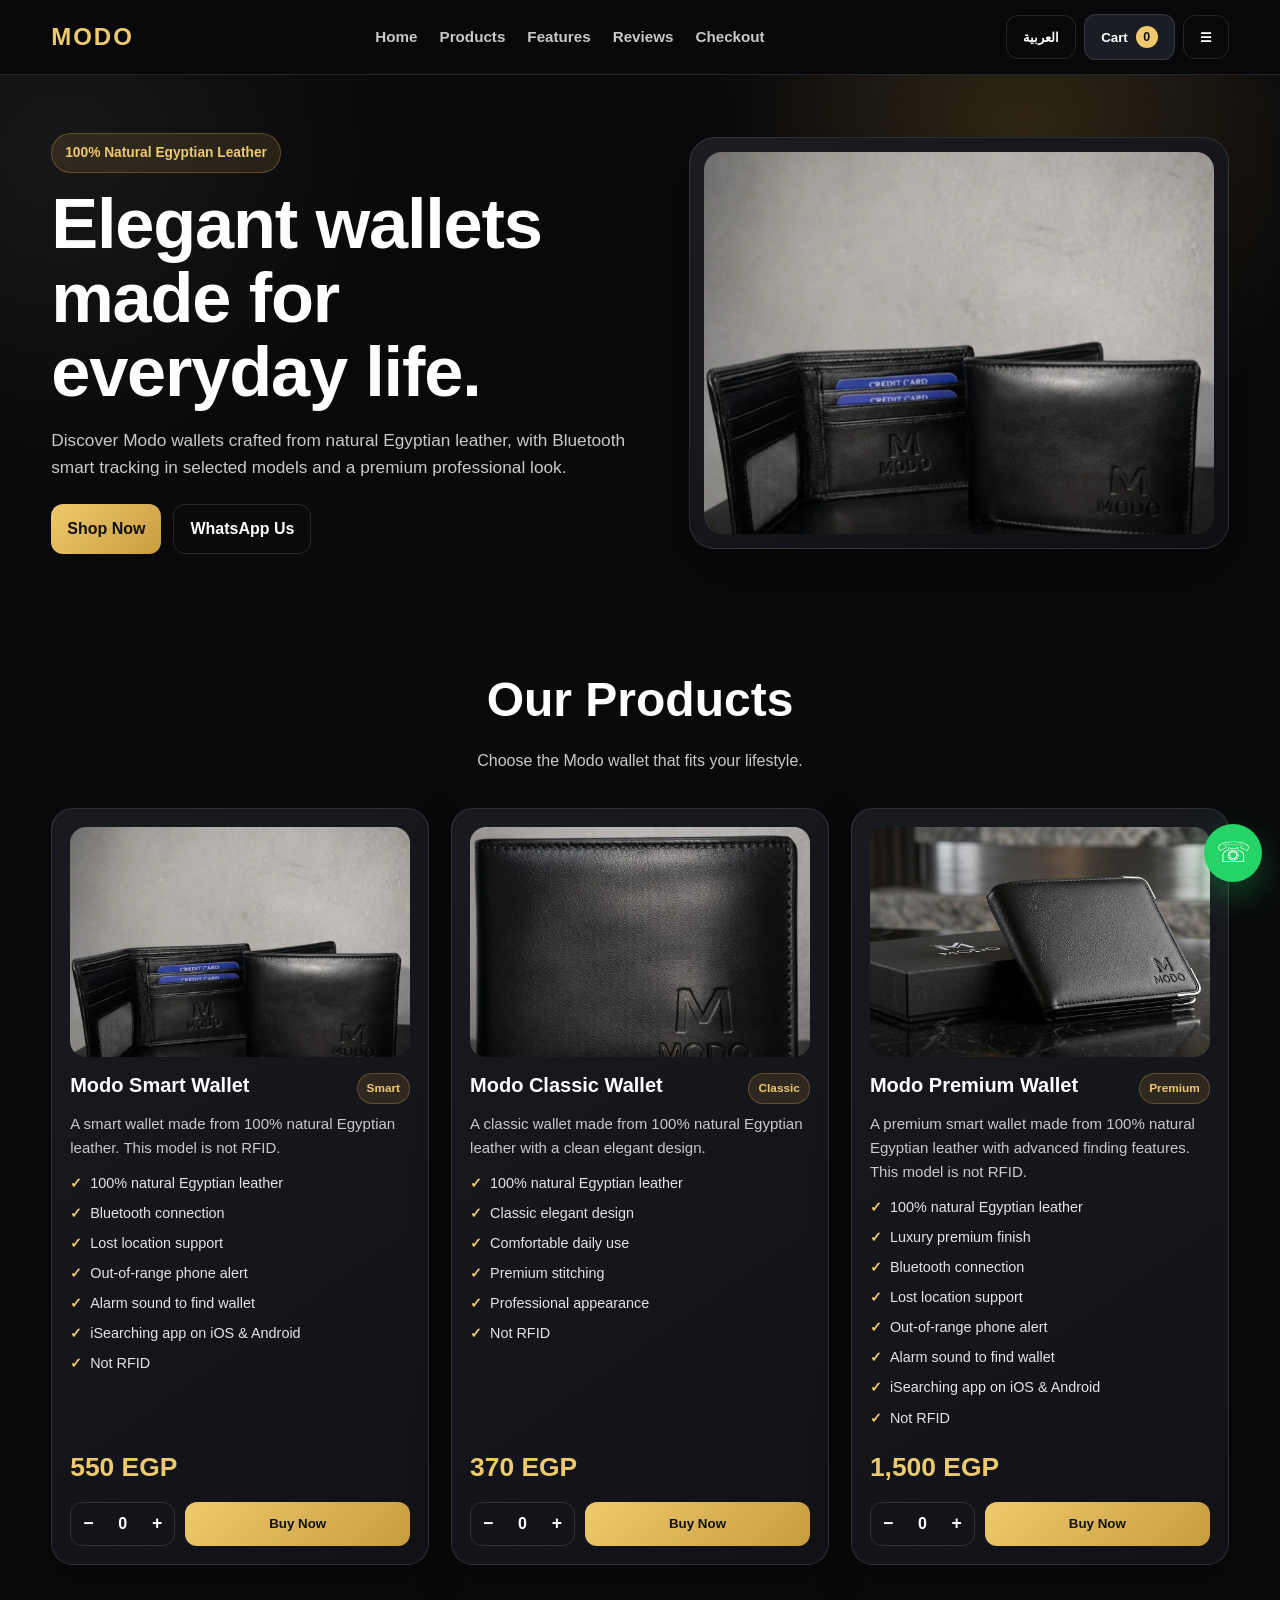
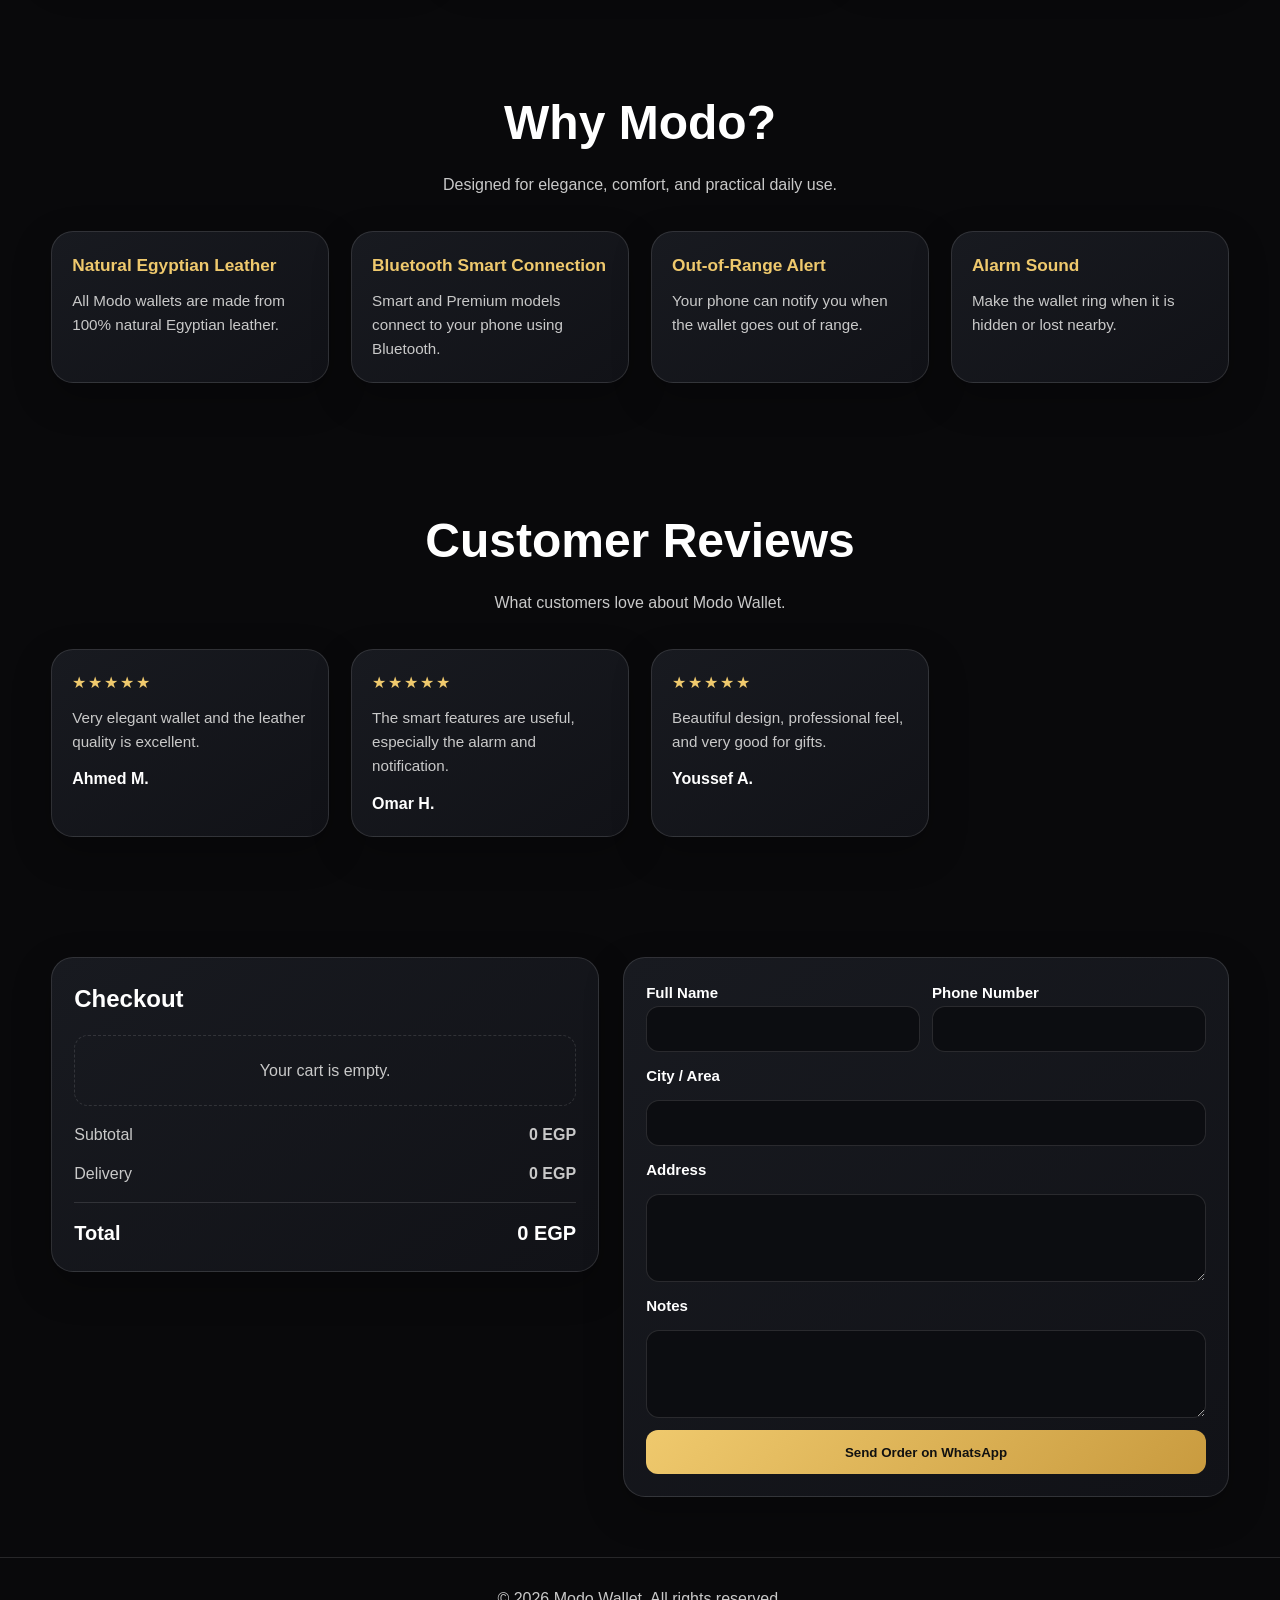
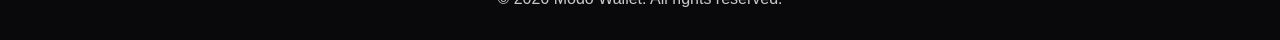
<file: index.html>
<!DOCTYPE html>
<html lang="en" dir="ltr">
<head>
  <meta charset="UTF-8" />
  <meta name="viewport" content="width=device-width, initial-scale=1.0" />
  <title>Modo Wallet | Smart, Classic & Premium</title>

  <style>
    * {
      margin: 0;
      padding: 0;
      box-sizing: border-box;
    }

    :root {
      --black: #09090b;
      --dark: #121317;
      --card: #181a20;
      --gold: #c99b3f;
      --gold-light: #efc96d;
      --white: #ffffff;
      --muted: #c9c9c9;
      --border: rgba(255, 255, 255, 0.12);
      --green: #25d366;
    }

    html {
      scroll-behavior: smooth;
    }

    body {
      font-family: Arial, Helvetica, sans-serif;
      background: var(--black);
      color: var(--white);
      line-height: 1.6;
      overflow-x: hidden;
    }

    html[dir="rtl"] body {
      font-family: Tahoma, Arial, sans-serif;
    }

    img {
      max-width: 100%;
      display: block;
    }

    a {
      color: inherit;
      text-decoration: none;
    }

    .container {
      width: min(1180px, 92%);
      margin: auto;
    }

    .header {
      position: sticky;
      top: 0;
      z-index: 1000;
      background: rgba(9, 9, 11, 0.92);
      backdrop-filter: blur(14px);
      border-bottom: 1px solid var(--border);
    }

    .nav {
      display: flex;
      align-items: center;
      justify-content: space-between;
      gap: 14px;
      padding: 14px 0;
    }

    .logo {
      font-size: 1.5rem;
      font-weight: 900;
      letter-spacing: 2px;
      color: var(--gold-light);
      white-space: nowrap;
    }

    .menu {
      display: flex;
      align-items: center;
      gap: 22px;
      color: var(--muted);
      font-weight: 700;
      font-size: 0.95rem;
    }

    .menu a:hover {
      color: var(--gold-light);
    }

    .nav-actions {
      display: flex;
      align-items: center;
      gap: 8px;
    }

    .mobile-menu-btn {
      display: none;
    }

    .btn {
      border: 0;
      outline: 0;
      cursor: pointer;
      min-height: 44px;
      padding: 11px 16px;
      border-radius: 12px;
      font-weight: 800;
      transition: 0.25s ease;
      display: inline-flex;
      justify-content: center;
      align-items: center;
      gap: 8px;
    }

    .btn:active {
      transform: scale(0.98);
    }

    .btn-gold {
      background: linear-gradient(135deg, var(--gold-light), var(--gold));
      color: #111;
    }

    .btn-outline {
      background: transparent;
      border: 1px solid var(--border);
      color: var(--white);
    }

    .cart-btn {
      background: #1b1d24;
      color: white;
      border: 1px solid var(--border);
    }

    .cart-count {
      background: var(--gold-light);
      color: #111;
      min-width: 22px;
      height: 22px;
      border-radius: 50px;
      display: inline-flex;
      align-items: center;
      justify-content: center;
      font-size: 0.78rem;
      font-weight: 900;
      transition: 0.25s ease;
    }

    .cart-btn.cart-pop {
      animation: cartShake 0.55s ease;
      border-color: rgba(239,201,109,0.8);
      box-shadow: 0 0 0 5px rgba(239,201,109,0.12);
    }

    .cart-count.count-pop {
      animation: countPop 0.45s ease;
    }

    @keyframes cartShake {
      0%, 100% { transform: translateX(0); }
      20% { transform: translateX(-4px); }
      40% { transform: translateX(4px); }
      60% { transform: translateX(-3px); }
      80% { transform: translateX(3px); }
    }

    @keyframes countPop {
      0% { transform: scale(1); }
      45% { transform: scale(1.55); }
      100% { transform: scale(1); }
    }

    .add-toast {
      position: fixed;
      left: 50%;
      bottom: 88px;
      transform: translateX(-50%) translateY(16px);
      z-index: 2500;
      background: rgba(20, 22, 27, 0.96);
      color: white;
      border: 1px solid rgba(239,201,109,0.42);
      border-radius: 999px;
      padding: 12px 18px;
      font-weight: 900;
      box-shadow: 0 16px 38px rgba(0,0,0,0.38);
      opacity: 0;
      pointer-events: none;
      transition: 0.28s ease;
      text-align: center;
      max-width: 92%;
    }

    .add-toast.show {
      opacity: 1;
      transform: translateX(-50%) translateY(0);
    }

    .fly-dot {
      position: fixed;
      width: 18px;
      height: 18px;
      border-radius: 50%;
      background: var(--gold-light);
      z-index: 3000;
      pointer-events: none;
      box-shadow: 0 0 22px rgba(239,201,109,0.75);
      transition: transform 0.75s cubic-bezier(.2,.85,.25,1), opacity 0.75s ease;
    }

    .product-card.added {
      animation: cardAdded 0.55s ease;
    }

    @keyframes cardAdded {
      0% { transform: scale(1); }
      45% { transform: scale(1.025); border-color: rgba(239,201,109,0.85); }
      100% { transform: scale(1); }
    }

    .hero {
      padding: 58px 0 48px;
      background:
        radial-gradient(circle at 80% 15%, rgba(201, 155, 63, 0.22), transparent 28%),
        radial-gradient(circle at 5% 15%, rgba(255,255,255,0.06), transparent 25%);
    }

    .hero-grid {
      display: grid;
      grid-template-columns: 1.05fr 0.95fr;
      align-items: center;
      gap: 42px;
    }

    .badge {
      display: inline-flex;
      background: rgba(201,155,63,0.14);
      color: var(--gold-light);
      border: 1px solid rgba(201,155,63,0.35);
      border-radius: 50px;
      padding: 8px 13px;
      font-size: 0.86rem;
      font-weight: 900;
      margin-bottom: 14px;
    }

    .hero h1 {
      font-size: clamp(2.25rem, 5.5vw, 4.6rem);
      line-height: 1.05;
      margin-bottom: 18px;
      letter-spacing: -1.2px;
    }

    html[dir="rtl"] .hero h1 {
      letter-spacing: 0;
      line-height: 1.15;
    }

    .hero p {
      font-size: 1.08rem;
      color: var(--muted);
      max-width: 650px;
      margin-bottom: 22px;
    }

    .hero-actions {
      display: flex;
      gap: 12px;
      flex-wrap: wrap;
    }

    .hero-image {
      background: linear-gradient(145deg, #1b1d23, #0e0f13);
      border: 1px solid var(--border);
      border-radius: 26px;
      padding: 14px;
      box-shadow: 0 22px 60px rgba(0,0,0,0.4);
    }

    .hero-image img {
      width: 100%;
      aspect-ratio: 4 / 3;
      object-fit: cover;
      border-radius: 18px;
    }

    section {
      padding: 60px 0;
    }

    .section-title {
      text-align: center;
      max-width: 760px;
      margin: 0 auto 34px;
    }

    .section-title h2 {
      font-size: clamp(1.9rem, 4vw, 3rem);
      margin-bottom: 10px;
    }

    .section-title p {
      color: var(--muted);
      font-size: 1rem;
    }

    .products-grid,
    .features-grid,
    .reviews-grid {
      display: grid;
      gap: 22px;
    }

    .products-grid {
      grid-template-columns: repeat(3, 1fr);
    }

    .features-grid,
    .reviews-grid {
      grid-template-columns: repeat(4, 1fr);
    }

    .card,
    .product-card,
    .checkout-card {
      background: linear-gradient(145deg, #181a20, #111217);
      border: 1px solid var(--border);
      border-radius: 22px;
      box-shadow: 0 14px 38px rgba(0,0,0,0.25);
    }

    .product-card {
      padding: 18px;
      display: flex;
      flex-direction: column;
    }

    .product-card img {
      width: 100%;
      height: 230px;
      object-fit: cover;
      border-radius: 16px;
      margin-bottom: 16px;
      background: #0e0f13;
    }

    .product-head {
      display: flex;
      justify-content: space-between;
      gap: 10px;
      margin-bottom: 8px;
    }

    .product-head h3 {
      font-size: 1.25rem;
      line-height: 1.25;
    }

    .product-badge {
      height: fit-content;
      white-space: nowrap;
      background: rgba(201,155,63,0.14);
      color: var(--gold-light);
      border: 1px solid rgba(201,155,63,0.35);
      border-radius: 50px;
      padding: 5px 9px;
      font-size: 0.74rem;
      font-weight: 900;
    }

    .product-desc {
      color: var(--muted);
      font-size: 0.94rem;
      margin-bottom: 12px;
    }

    .feature-list {
      list-style: none;
      display: grid;
      gap: 7px;
      margin-bottom: 16px;
      color: #e4e4e4;
      font-size: 0.9rem;
    }

    .feature-list li::before {
      content: "✓";
      color: var(--gold-light);
      font-weight: 900;
      margin-inline-end: 8px;
    }

    .price {
      color: var(--gold-light);
      font-size: 1.65rem;
      font-weight: 900;
      margin-top: auto;
      margin-bottom: 14px;
    }

    .product-actions {
      display: grid;
      grid-template-columns: 105px 1fr;
      gap: 10px;
    }

    .qty-box {
      border: 1px solid var(--border);
      border-radius: 12px;
      display: grid;
      grid-template-columns: 1fr 1fr 1fr;
      overflow: hidden;
      min-height: 44px;
    }

    .qty-box button {
      background: transparent;
      color: white;
      border: 0;
      font-size: 1.1rem;
      font-weight: 900;
      cursor: pointer;
    }

    .qty-box span {
      display: grid;
      place-items: center;
      font-weight: 900;
    }

    .card {
      padding: 20px;
    }

    .card h3 {
      margin-bottom: 9px;
      color: var(--gold-light);
      font-size: 1.08rem;
    }

    .card p {
      color: var(--muted);
      font-size: 0.95rem;
    }

    .stars {
      color: var(--gold-light);
      letter-spacing: 2px;
      margin-bottom: 10px;
    }

    .review-name {
      margin-top: 12px;
      font-weight: 900;
    }

    .checkout-grid {
      display: grid;
      grid-template-columns: 0.95fr 1.05fr;
      gap: 24px;
      align-items: start;
    }

    .checkout-card {
      padding: 22px;
    }

    .checkout-card h2 {
      margin-bottom: 16px;
    }

    .cart-item {
      display: flex;
      justify-content: space-between;
      gap: 12px;
      padding: 12px 0;
      border-bottom: 1px solid var(--border);
    }

    .cart-item small {
      color: var(--muted);
    }

    .empty-cart {
      color: var(--muted);
      border: 1px dashed var(--border);
      border-radius: 14px;
      padding: 22px;
      text-align: center;
      margin-bottom: 16px;
    }

    .summary-row {
      display: flex;
      justify-content: space-between;
      gap: 14px;
      margin-top: 13px;
      color: var(--muted);
    }

    .summary-row.total {
      color: white;
      font-size: 1.25rem;
      font-weight: 900;
      border-top: 1px solid var(--border);
      padding-top: 14px;
      margin-top: 16px;
    }

    form {
      display: grid;
      gap: 12px;
    }

    label {
      font-weight: 800;
      font-size: 0.94rem;
    }

    input,
    textarea,
    select {
      width: 100%;
      background: #0c0d11;
      color: white;
      border: 1px solid var(--border);
      border-radius: 13px;
      padding: 13px 14px;
      font-size: 16px;
      outline: none;
    }

    input:focus,
    textarea:focus,
    select:focus {
      border-color: rgba(239,201,109,0.65);
      box-shadow: 0 0 0 4px rgba(239,201,109,0.1);
    }

    textarea {
      min-height: 88px;
      resize: vertical;
    }

    .form-row {
      display: grid;
      grid-template-columns: 1fr 1fr;
      gap: 12px;
    }

    .floating-whatsapp {
      position: fixed;
      right: 18px;
      bottom: 18px;
      z-index: 999;
      width: 58px;
      height: 58px;
      border-radius: 50%;
      background: var(--green);
      color: white;
      display: grid;
      place-items: center;
      font-size: 1.75rem;
      box-shadow: 0 14px 35px rgba(37,211,102,0.32);
    }

    html[dir="rtl"] .floating-whatsapp {
      right: auto;
      left: 18px;
    }

    .footer {
      border-top: 1px solid var(--border);
      padding: 28px 0;
      text-align: center;
      color: var(--muted);
    }

    @media (max-width: 980px) {
      .hero-grid,
      .checkout-grid {
        grid-template-columns: 1fr;
      }

      .products-grid {
        grid-template-columns: repeat(2, 1fr);
      }

      .features-grid,
      .reviews-grid {
        grid-template-columns: repeat(2, 1fr);
      }
    }

    @media (max-width: 760px) {
      .nav {
        flex-wrap: wrap;
      }

      .mobile-menu-btn {
        display: inline-flex;
        width: 44px;
        padding: 0;
      }

      .menu {
        display: none;
        width: 100%;
        order: 4;
        flex-direction: column;
        align-items: stretch;
        gap: 8px;
        padding: 10px 0 4px;
      }

      .menu.open {
        display: flex;
      }

      .menu a {
        background: rgba(255,255,255,0.05);
        border: 1px solid var(--border);
        border-radius: 12px;
        padding: 12px;
      }

      .nav-actions {
        margin-inline-start: auto;
      }

      .hero {
        padding: 38px 0 40px;
      }

      .hero h1 {
        font-size: 2.35rem;
      }

      .hero p {
        font-size: 1rem;
      }

      .hero-actions,
      .product-actions {
        grid-template-columns: 1fr;
      }

      .hero-actions .btn {
        width: 100%;
      }

      .products-grid,
      .features-grid,
      .reviews-grid {
        grid-template-columns: 1fr;
      }

      .product-card img {
        height: auto;
        aspect-ratio: 1 / 1;
      }

      .form-row {
        grid-template-columns: 1fr;
      }

      section {
        padding: 46px 0;
      }

      .section-title {
        margin-bottom: 26px;
      }

      .checkout-card {
        padding: 18px;
      }
    }

    @media (max-width: 430px) {
      .container {
        width: 94%;
      }

      .logo {
        font-size: 1.28rem;
      }

      .btn {
        padding: 10px 12px;
        font-size: 0.9rem;
      }

      .nav-actions {
        gap: 6px;
      }

      .hero h1 {
        font-size: 2rem;
      }

      .product-card,
      .card,
      .checkout-card {
        border-radius: 18px;
      }

      .floating-whatsapp {
        width: 52px;
        height: 52px;
        font-size: 1.55rem;
      }
    }
  </style>
</head>
<body>
  <header class="header">
    <div class="container nav">
      <a href="#home" class="logo">MODO</a>

      <nav class="menu" id="menu">
        <a href="#home" data-i18n="navHome">Home</a>
        <a href="#products" data-i18n="navProducts">Products</a>
        <a href="#features" data-i18n="navFeatures">Features</a>
        <a href="#reviews" data-i18n="navReviews">Reviews</a>
        <a href="#checkout" data-i18n="navCheckout">Checkout</a>
      </nav>

      <div class="nav-actions">
        <button class="btn btn-outline" id="langToggle">العربية</button>
        <button class="btn cart-btn" onclick="scrollToCheckout()">
          <span data-i18n="cart">Cart</span>
          <span class="cart-count" id="cartCount">0</span>
        </button>
        <button class="btn btn-outline mobile-menu-btn" id="mobileMenuBtn">☰</button>
      </div>
    </div>
  </header>

  <main>
    <section class="hero" id="home">
      <div class="container hero-grid">
        <div>
          <span class="badge" data-i18n="heroBadge">100% Natural Egyptian Leather</span>
          <h1 data-i18n="heroTitle">Elegant wallets made for everyday life.</h1>
          <p data-i18n="heroText">Discover Modo wallets crafted from natural Egyptian leather, with Bluetooth smart tracking in selected models and a premium professional look.</p>
          <div class="hero-actions">
            <a href="#products" class="btn btn-gold" data-i18n="shopNow">Shop Now</a>
            <a href="https://wa.me/201220597999" target="_blank" class="btn btn-outline" data-i18n="whatsappUs">WhatsApp Us</a>
          </div>
        </div>

        <div class="hero-image">
          <img src="smart-wallet.jpg" alt="Modo Smart Wallet" />
        </div>
      </div>
    </section>

    <section id="products">
      <div class="container">
        <div class="section-title">
          <h2 data-i18n="productsTitle">Our Products</h2>
          <p data-i18n="productsText">Choose the Modo wallet that fits your lifestyle.</p>
        </div>
        <div class="products-grid" id="productsGrid"></div>
      </div>
    </section>

    <section id="features">
      <div class="container">
        <div class="section-title">
          <h2 data-i18n="featuresTitle">Why Modo?</h2>
          <p data-i18n="featuresText">Designed for elegance, comfort, and practical daily use.</p>
        </div>

        <div class="features-grid">
          <div class="card">
            <h3 data-i18n="feature1Title">Natural Egyptian Leather</h3>
            <p data-i18n="feature1Text">All Modo wallets are made from 100% natural Egyptian leather.</p>
          </div>
          <div class="card">
            <h3 data-i18n="feature2Title">Bluetooth Smart Connection</h3>
            <p data-i18n="feature2Text">Smart and Premium models connect to your phone using Bluetooth.</p>
          </div>
          <div class="card">
            <h3 data-i18n="feature3Title">Out-of-Range Alert</h3>
            <p data-i18n="feature3Text">Your phone can notify you when the wallet goes out of range.</p>
          </div>
          <div class="card">
            <h3 data-i18n="feature4Title">Alarm Sound</h3>
            <p data-i18n="feature4Text">Make the wallet ring when it is hidden or lost nearby.</p>
          </div>
        </div>
      </div>
    </section>

    <section id="reviews">
      <div class="container">
        <div class="section-title">
          <h2 data-i18n="reviewsTitle">Customer Reviews</h2>
          <p data-i18n="reviewsText">What customers love about Modo Wallet.</p>
        </div>

        <div class="reviews-grid">
          <div class="card">
            <div class="stars">★★★★★</div>
            <p data-i18n="review1Text">Very elegant wallet and the leather quality is excellent.</p>
            <div class="review-name" data-i18n="review1Name">Ahmed M.</div>
          </div>
          <div class="card">
            <div class="stars">★★★★★</div>
            <p data-i18n="review2Text">The smart features are useful, especially the alarm and notification.</p>
            <div class="review-name" data-i18n="review2Name">Omar H.</div>
          </div>
          <div class="card">
            <div class="stars">★★★★★</div>
            <p data-i18n="review3Text">Beautiful design, professional feel, and very good for gifts.</p>
            <div class="review-name" data-i18n="review3Name">Youssef A.</div>
          </div>
        </div>
      </div>
    </section>

    <section id="checkout">
      <div class="container checkout-grid">
        <div class="checkout-card">
          <h2 data-i18n="checkoutTitle">Checkout</h2>
          <div id="cartItems"></div>

          <div class="summary-row">
            <span data-i18n="subtotal">Subtotal</span>
            <strong id="subtotal">0 EGP</strong>
          </div>
          <div class="summary-row">
            <span data-i18n="delivery">Delivery</span>
            <strong id="delivery">100 EGP</strong>
          </div>
          <div class="summary-row total">
            <span data-i18n="total">Total</span>
            <strong id="total">0 EGP</strong>
          </div>
        </div>

        <div class="checkout-card">
          <form id="checkoutForm">
            <div class="form-row">
              <div>
                <label for="customerName" data-i18n="nameLabel">Full Name</label>
                <input type="text" id="customerName" required />
              </div>
              <div>
                <label for="customerPhone" data-i18n="phoneLabel">Phone Number</label>
                <input type="tel" id="customerPhone" required />
              </div>
            </div>

            <label for="customerCity" data-i18n="cityLabel">City / Area</label>
            <input type="text" id="customerCity" required />

            <label for="customerAddress" data-i18n="addressLabel">Address</label>
            <textarea id="customerAddress" required></textarea>

            <label for="customerNotes" data-i18n="notesLabel">Notes</label>
            <textarea id="customerNotes"></textarea>

            <button type="submit" class="btn btn-gold" data-i18n="sendOrder">Send Order on WhatsApp</button>
          </form>
        </div>
      </div>
    </section>
  </main>

  <footer class="footer">
    <div class="container">
      <p data-i18n="footerText">© 2026 Modo Wallet. All rights reserved.</p>
    </div>
  </footer>

  <a class="floating-whatsapp" href="https://wa.me/201220597999" target="_blank" aria-label="WhatsApp">☏</a>

  <script>
    const DELIVERY_FEE = 100;
    const WHATSAPP_NUMBER = "201220597999";
    let lastClickedButton = null;

    let currentLang = "en";
    let cart = {};

    const products = [
      {
        id: "smart",
        price: 550,
        image: "smart-wallet.jpg",
        en: {
          name: "Modo Smart Wallet",
          badge: "Smart",
          desc: "A smart wallet made from 100% natural Egyptian leather. This model is not RFID.",
          features: [
            "100% natural Egyptian leather",
            "Bluetooth connection",
            "Lost location support",
            "Out-of-range phone alert",
            "Alarm sound to find wallet",
            "iSearching app on iOS & Android",
            "Not RFID"
          ]
        },
        ar: {
          name: "محفظة مودو الذكية",
          badge: "ذكية",
          desc: "محفظة ذكية مصنوعة من جلد مصري طبيعي 100%. هذا الموديل ليس RFID.",
          features: [
            "جلد مصري طبيعي 100%",
            "اتصال بلوتوث",
            "دعم آخر موقع للمحفظة",
            "تنبيه على الهاتف عند الخروج من النطاق",
            "صوت إنذار للعثور على المحفظة",
            "تطبيق iSearching على iOS و Android",
            "ليست RFID"
          ]
        }
      },
      {
        id: "classic",
        price: 370,
        image: "classic-wallet.jpg",
        en: {
          name: "Modo Classic Wallet",
          badge: "Classic",
          desc: "A classic wallet made from 100% natural Egyptian leather with a clean elegant design.",
          features: [
            "100% natural Egyptian leather",
            "Classic elegant design",
            "Comfortable daily use",
            "Premium stitching",
            "Professional appearance",
            "Not RFID"
          ]
        },
        ar: {
          name: "محفظة مودو الكلاسيك",
          badge: "كلاسيك",
          desc: "محفظة كلاسيكية مصنوعة من جلد مصري طبيعي 100% بتصميم أنيق وعملي.",
          features: [
            "جلد مصري طبيعي 100%",
            "تصميم كلاسيكي أنيق",
            "مناسبة للاستخدام اليومي",
            "خياطة عالية الجودة",
            "مظهر احترافي",
            "ليست RFID"
          ]
        }
      },
      {
        id: "premium",
        price: 1500,
        image: "premium-wallet.jpg",
        en: {
          name: "Modo Premium Wallet",
          badge: "Premium",
          desc: "A premium smart wallet made from 100% natural Egyptian leather with advanced finding features. This model is not RFID.",
          features: [
            "100% natural Egyptian leather",
            "Luxury premium finish",
            "Bluetooth connection",
            "Lost location support",
            "Out-of-range phone alert",
            "Alarm sound to find wallet",
            "iSearching app on iOS & Android",
            "Not RFID"
          ]
        },
        ar: {
          name: "محفظة مودو البريميوم",
          badge: "بريميوم",
          desc: "محفظة بريميوم ذكية مصنوعة من جلد مصري طبيعي 100% مع مميزات متقدمة للعثور عليها. هذا الموديل ليس RFID.",
          features: [
            "جلد مصري طبيعي 100%",
            "تشطيب فاخر",
            "اتصال بلوتوث",
            "دعم آخر موقع للمحفظة",
            "تنبيه على الهاتف عند الخروج من النطاق",
            "صوت إنذار للعثور على المحفظة",
            "تطبيق iSearching على iOS و Android",
            "ليست RFID"
          ]
        }
      }
    ];

    const translations = {
      en: {
        navHome: "Home",
        navProducts: "Products",
        navFeatures: "Features",
        navReviews: "Reviews",
        navCheckout: "Checkout",
        cart: "Cart",
        heroBadge: "100% Natural Egyptian Leather",
        heroTitle: "Elegant wallets made for everyday life.",
        heroText: "Discover Modo wallets crafted from natural Egyptian leather, with Bluetooth smart tracking in selected models and a premium professional look.",
        shopNow: "Shop Now",
        whatsappUs: "WhatsApp Us",
        productsTitle: "Our Products",
        productsText: "Choose the Modo wallet that fits your lifestyle.",
        featuresTitle: "Why Modo?",
        featuresText: "Designed for elegance, comfort, and practical daily use.",
        feature1Title: "Natural Egyptian Leather",
        feature1Text: "All Modo wallets are made from 100% natural Egyptian leather.",
        feature2Title: "Bluetooth Smart Connection",
        feature2Text: "Smart and Premium models connect to your phone using Bluetooth.",
        feature3Title: "Out-of-Range Alert",
        feature3Text: "Your phone can notify you when the wallet goes out of range.",
        feature4Title: "Alarm Sound",
        feature4Text: "Make the wallet ring when it is hidden or lost nearby.",
        reviewsTitle: "Customer Reviews",
        reviewsText: "What customers love about Modo Wallet.",
        review1Text: "Very elegant wallet and the leather quality is excellent.",
        review1Name: "Ahmed M.",
        review2Text: "The smart features are useful, especially the alarm and notification.",
        review2Name: "Omar H.",
        review3Text: "Beautiful design, professional feel, and very good for gifts.",
        review3Name: "Youssef A.",
        checkoutTitle: "Checkout",
        subtotal: "Subtotal",
        delivery: "Delivery",
        total: "Total",
        nameLabel: "Full Name",
        phoneLabel: "Phone Number",
        cityLabel: "City / Area",
        addressLabel: "Address",
        notesLabel: "Notes",
        sendOrder: "Send Order on WhatsApp",
        footerText: "© 2026 Modo Wallet. All rights reserved.",
        addToCart: "Buy Now",
        addedToCart: "Added to cart — complete checkout below",
        emptyCart: "Your cart is empty.",
        alertEmptyCart: "Please add at least one product first."
      },
      ar: {
        navHome: "الرئيسية",
        navProducts: "المنتجات",
        navFeatures: "المميزات",
        navReviews: "التقييمات",
        navCheckout: "الدفع",
        cart: "السلة",
        heroBadge: "جلد مصري طبيعي 100%",
        heroTitle: "محافظ أنيقة مصممة للحياة اليومية.",
        heroText: "اكتشف محافظ مودو المصنوعة من جلد مصري طبيعي، مع تتبع ذكي بالبلوتوث في بعض الموديلات ولمسة احترافية فاخرة.",
        shopNow: "تسوق الآن",
        whatsappUs: "راسلنا واتساب",
        productsTitle: "منتجاتنا",
        productsText: "اختر محفظة مودو المناسبة لأسلوب حياتك.",
        featuresTitle: "لماذا مودو؟",
        featuresText: "مصممة للأناقة والراحة والاستخدام العملي اليومي.",
        feature1Title: "جلد مصري طبيعي",
        feature1Text: "جميع محافظ مودو مصنوعة من جلد مصري طبيعي 100%.",
        feature2Title: "اتصال ذكي بالبلوتوث",
        feature2Text: "موديلات Smart و Premium تتصل بالهاتف باستخدام البلوتوث.",
        feature3Title: "تنبيه الخروج من النطاق",
        feature3Text: "يمكن للهاتف تنبيهك عندما تخرج المحفظة من النطاق.",
        feature4Title: "صوت إنذار",
        feature4Text: "اجعل المحفظة تصدر صوتاً عند فقدانها أو اختفائها بالقرب منك.",
        reviewsTitle: "آراء العملاء",
        reviewsText: "ما يحبه العملاء في محفظة مودو.",
        review1Text: "محفظة أنيقة جداً وجودة الجلد ممتازة.",
        review1Name: "أحمد م.",
        review2Text: "المميزات الذكية مفيدة جداً خصوصاً الإنذار والتنبيه.",
        review2Name: "عمر ح.",
        review3Text: "تصميم جميل وإحساس احترافي ومناسبة جداً للهدايا.",
        review3Name: " يوسف أ.",
        checkoutTitle: "إتمام الطلب",
        subtotal: "إجمالي المنتجات",
        delivery: "التوصيل",
        total: "الإجمالي",
        nameLabel: "الاسم بالكامل",
        phoneLabel: "رقم الهاتف",
        cityLabel: "المدينة / المنطقة",
        addressLabel: "العنوان",
        notesLabel: "ملاحظات",
        sendOrder: "إرسال الطلب على واتساب",
        footerText: "© 2026 Modo Wallet. جميع الحقوق محفوظة.",
        addToCart: "اشتري الآن",
        addedToCart: "تمت الإضافة للسلة — أكمل الطلب بالأسفل",
        emptyCart: "السلة فارغة.",
        alertEmptyCart: "من فضلك أضف منتجاً واحداً على الأقل أولاً."
      }
    };

    function t(key) {
      return translations[currentLang][key] || key;
    }

    function formatEGP(num) {
      return `${num.toLocaleString()} EGP`;
    }

    function renderTranslations() {
      document.documentElement.lang = currentLang;
      document.documentElement.dir = currentLang === "ar" ? "rtl" : "ltr";

      document.querySelectorAll("[data-i18n]").forEach(el => {
        const key = el.getAttribute("data-i18n");
        el.textContent = t(key);
      });

      document.getElementById("langToggle").textContent = currentLang === "en" ? "العربية" : "English";
    }

    function renderProducts() {
      const grid = document.getElementById("productsGrid");
      grid.innerHTML = "";

      products.forEach(product => {
        const p = product[currentLang];
        const qty = cart[product.id] || 0;

        const card = document.createElement("article");
        card.className = "product-card";
        card.innerHTML = `
          <img src="${product.image}" alt="${p.name}">
          <div class="product-head">
            <h3>${p.name}</h3>
            <span class="product-badge">${p.badge}</span>
          </div>
          <p class="product-desc">${p.desc}</p>
          <ul class="feature-list">
            ${p.features.map(feature => `<li>${feature}</li>`).join("")}
          </ul>
          <div class="price">${formatEGP(product.price)}</div>
          <div class="product-actions">
            <div class="qty-box">
              <button type="button" onclick="decreaseQty('${product.id}')">−</button>
              <span>${qty}</span>
              <button type="button" onclick="increaseQty('${product.id}')">+</button>
            </div>
            <button type="button" class="btn btn-gold" onclick="increaseQty('${product.id}', this)">${t("addToCart")}</button>
          </div>
        `;

        grid.appendChild(card);
      });
    }

    function increaseQty(id, button = null) {
      lastClickedButton = button;
      cart[id] = (cart[id] || 0) + 1;
      renderProducts();
      renderCart();
      playAddToCartAnimation(id, button);
    }

    function decreaseQty(id) {
      if (!cart[id]) return;
      cart[id]--;
      if (cart[id] <= 0) delete cart[id];
      renderProducts();
      renderCart();
    }

    function renderCart() {
      const items = Object.keys(cart).filter(id => cart[id] > 0);
      const cartItems = document.getElementById("cartItems");
      const cartCount = document.getElementById("cartCount");

      if (items.length === 0) {
        cartItems.innerHTML = `<p class="empty-cart">${t("emptyCart")}</p>`;
        document.getElementById("subtotal").textContent = formatEGP(0);
        document.getElementById("delivery").textContent = formatEGP(0);
        document.getElementById("total").textContent = formatEGP(0);
        cartCount.textContent = 0;
        return;
      }

      let subtotal = 0;
      let count = 0;

      cartItems.innerHTML = items.map(id => {
        const product = products.find(p => p.id === id);
        const qty = cart[id];
        const lineTotal = product.price * qty;
        subtotal += lineTotal;
        count += qty;

        return `
          <div class="cart-item">
            <div>
              <strong>${product[currentLang].name}</strong><br>
              <small>${qty} × ${formatEGP(product.price)}</small>
            </div>
            <strong>${formatEGP(lineTotal)}</strong>
          </div>
        `;
      }).join("");

      const total = subtotal + DELIVERY_FEE;
      document.getElementById("subtotal").textContent = formatEGP(subtotal);
      document.getElementById("delivery").textContent = formatEGP(DELIVERY_FEE);
      document.getElementById("total").textContent = formatEGP(total);
      cartCount.textContent = count;
    }

    function scrollToCheckout() {
      document.getElementById("checkout").scrollIntoView({ behavior: "smooth" });
    }

    function showAddToast() {
      let toast = document.getElementById("addToast");
      if (!toast) {
        toast = document.createElement("div");
        toast.id = "addToast";
        toast.className = "add-toast";
        document.body.appendChild(toast);
      }

      toast.textContent = t("addedToCart");
      toast.classList.add("show");
      clearTimeout(toast.hideTimer);
      toast.hideTimer = setTimeout(() => toast.classList.remove("show"), 1700);
    }

    function playAddToCartAnimation(id, button) {
      const cartButton = document.querySelector(".cart-btn");
      const cartCount = document.getElementById("cartCount");
      const card = [...document.querySelectorAll(".product-card")].find(productCard => {
        return productCard.innerHTML.includes(`increaseQty('${id}'`);
      });

      if (card) {
        card.classList.add("added");
        setTimeout(() => card.classList.remove("added"), 600);
      }

      if (cartButton) {
        cartButton.classList.remove("cart-pop");
        void cartButton.offsetWidth;
        cartButton.classList.add("cart-pop");
        setTimeout(() => cartButton.classList.remove("cart-pop"), 650);
      }

      if (cartCount) {
        cartCount.classList.remove("count-pop");
        void cartCount.offsetWidth;
        cartCount.classList.add("count-pop");
        setTimeout(() => cartCount.classList.remove("count-pop"), 500);
      }

      const source = button || lastClickedButton;
      if (source && cartButton) {
        const start = source.getBoundingClientRect();
        const end = cartButton.getBoundingClientRect();
        const dot = document.createElement("span");
        dot.className = "fly-dot";
        dot.style.left = `${start.left + start.width / 2}px`;
        dot.style.top = `${start.top + start.height / 2}px`;
        document.body.appendChild(dot);

        requestAnimationFrame(() => {
          dot.style.transform = `translate(${end.left + end.width / 2 - (start.left + start.width / 2)}px, ${end.top + end.height / 2 - (start.top + start.height / 2)}px) scale(0.35)`;
          dot.style.opacity = "0";
        });

        setTimeout(() => dot.remove(), 850);
      }

      showAddToast();
    }

    document.getElementById("langToggle").addEventListener("click", () => {
      currentLang = currentLang === "en" ? "ar" : "en";
      renderTranslations();
      renderProducts();
      renderCart();
    });

    document.getElementById("mobileMenuBtn").addEventListener("click", () => {
      document.getElementById("menu").classList.toggle("open");
    });

    document.querySelectorAll(".menu a").forEach(link => {
      link.addEventListener("click", () => {
        document.getElementById("menu").classList.remove("open");
      });
    });

    document.getElementById("checkoutForm").addEventListener("submit", function(e) {
      e.preventDefault();

      const items = Object.keys(cart).filter(id => cart[id] > 0);
      if (items.length === 0) {
        alert(t("alertEmptyCart"));
        return;
      }

      const name = document.getElementById("customerName").value.trim();
      const phone = document.getElementById("customerPhone").value.trim();
      const city = document.getElementById("customerCity").value.trim();
      const address = document.getElementById("customerAddress").value.trim();
      const notes = document.getElementById("customerNotes").value.trim() || "-";

      let subtotal = 0;
      let orderLines = "";

      items.forEach(id => {
        const product = products.find(p => p.id === id);
        const qty = cart[id];
        const lineTotal = product.price * qty;
        subtotal += lineTotal;
        orderLines += `- ${product[currentLang].name} | Qty: ${qty} | Unit: ${product.price} EGP | Total: ${lineTotal} EGP%0A`;
      });

      const total = subtotal + DELIVERY_FEE;

      const message =
        `🛍️ New Order - Modo Wallet%0A%0A` +
        `👤 Name: ${name}%0A` +
        `📞 Phone: ${phone}%0A` +
        `📍 City/Area: ${city}%0A` +
        `🏠 Address: ${address}%0A` +
        `📝 Notes: ${notes}%0A%0A` +
        `📦 Order Details:%0A${orderLines}%0A` +
        `Subtotal: ${subtotal} EGP%0A` +
        `Delivery: ${DELIVERY_FEE} EGP%0A` +
        `Total: ${total} EGP`;

      window.open(`https://wa.me/${WHATSAPP_NUMBER}?text=${message}`, "_blank");
    });

    renderTranslations();
    renderProducts();
    renderCart();
  </script>
</body>
</html>
</file>
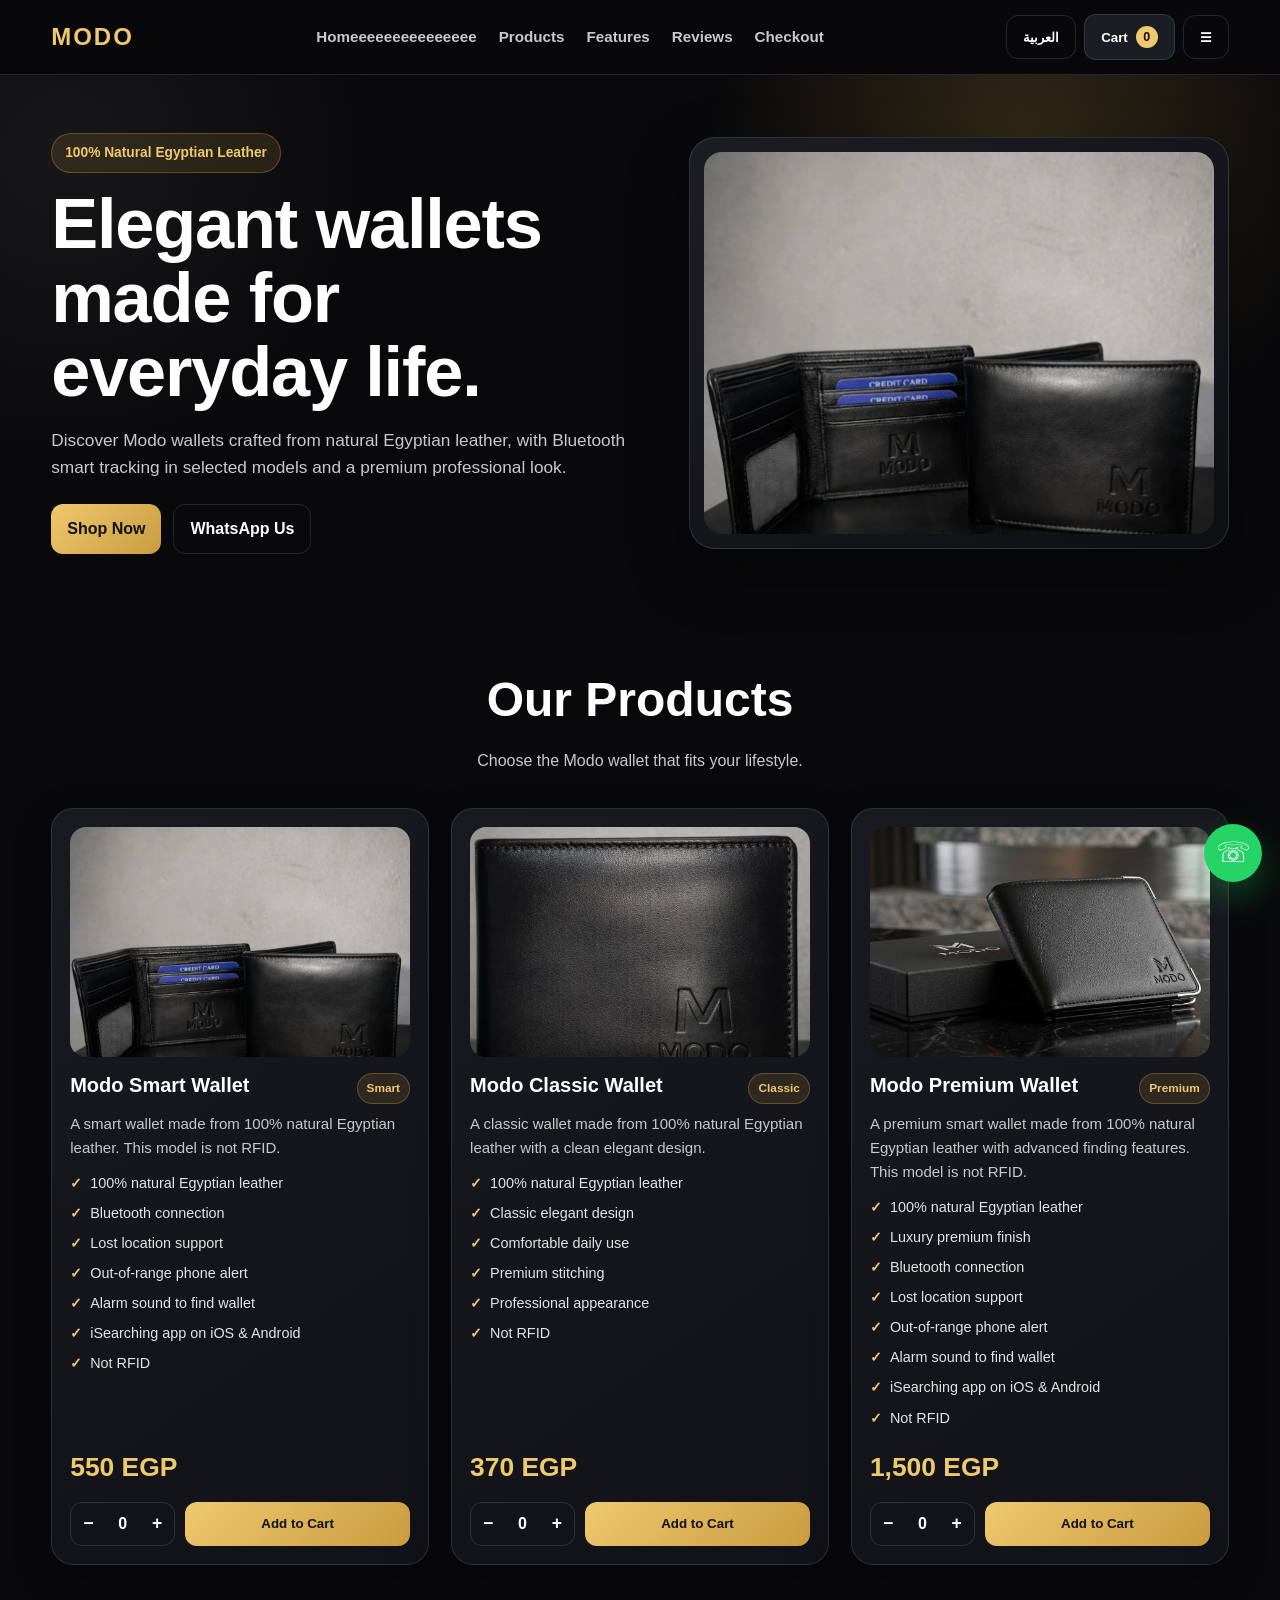
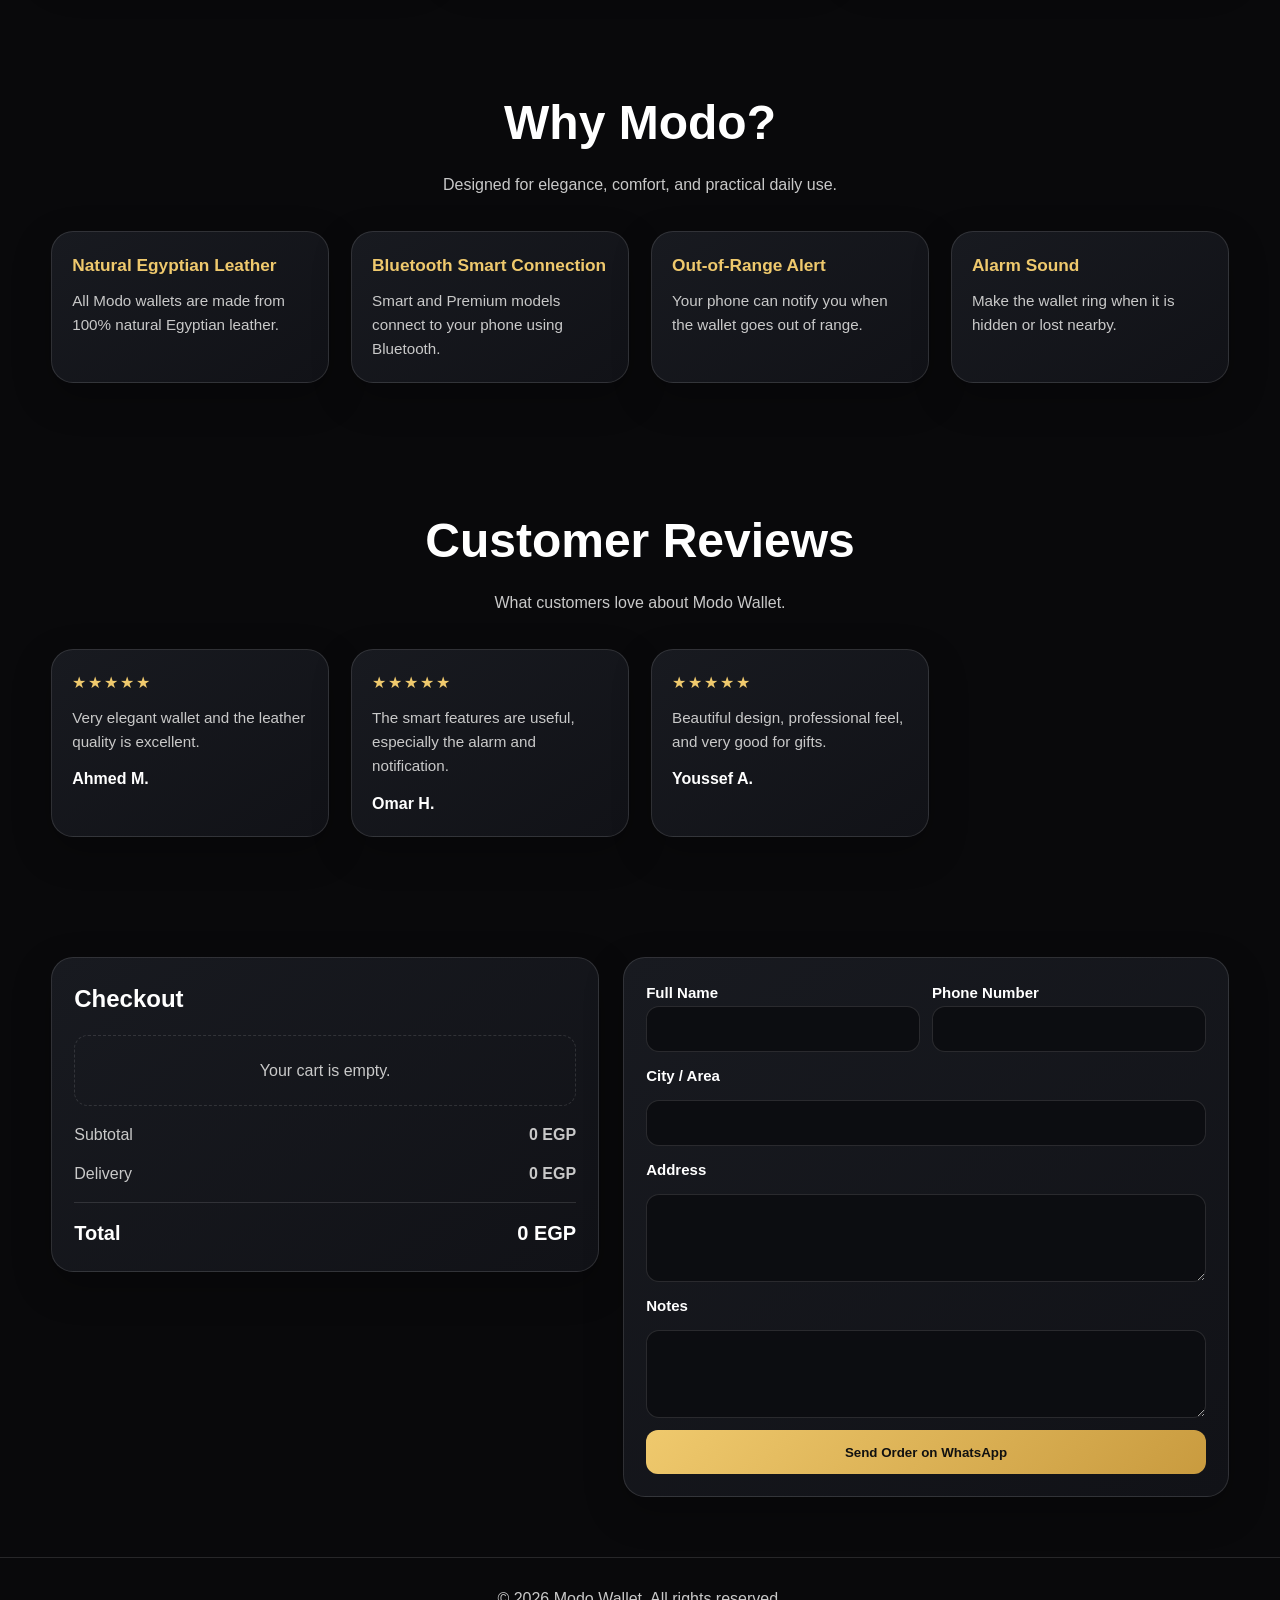
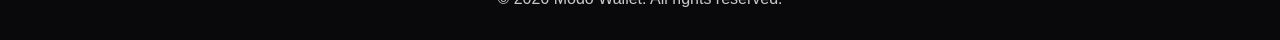
<file: modo/index.html>
﻿<!DOCTYPE html>
<html lang="en" dir="ltr">
<head>
  <meta charset="UTF-8" />
  <meta name="viewport" content="width=device-width, initial-scale=1.0" />
  <title>Modo Walletttttttttt | Smart, Classic & Premium</title>

  <style>
    * {
      margin: 0;
      padding: 0;
      box-sizing: border-box;
    }

    :root {
      --black: #09090b;
      --dark: #121317;
      --card: #181a20;
      --gold: #c99b3f;
      --gold-light: #efc96d;
      --white: #ffffff;
      --muted: #c9c9c9;
      --border: rgba(255, 255, 255, 0.12);
      --green: #25d366;
    }

    html {
      scroll-behavior: smooth;
    }

    body {
      font-family: Arial, Helvetica, sans-serif;
      background: var(--black);
      color: var(--white);
      line-height: 1.6;
      overflow-x: hidden;
    }

    html[dir="rtl"] body {
      font-family: Tahoma, Arial, sans-serif;
    }

    img {
      max-width: 100%;
      display: block;
    }

    a {
      color: inherit;
      text-decoration: none;
    }

    .container {
      width: min(1180px, 92%);
      margin: auto;
    }

    .header {
      position: sticky;
      top: 0;
      z-index: 1000;
      background: rgba(9, 9, 11, 0.92);
      backdrop-filter: blur(14px);
      border-bottom: 1px solid var(--border);
    }

    .nav {
      display: flex;
      align-items: center;
      justify-content: space-between;
      gap: 14px;
      padding: 14px 0;
    }

    .logo {
      font-size: 1.5rem;
      font-weight: 900;
      letter-spacing: 2px;
      color: var(--gold-light);
      white-space: nowrap;
    }

    .menu {
      display: flex;
      align-items: center;
      gap: 22px;
      color: var(--muted);
      font-weight: 700;
      font-size: 0.95rem;
    }

    .menu a:hover {
      color: var(--gold-light);
    }

    .nav-actions {
      display: flex;
      align-items: center;
      gap: 8px;
    }

    .mobile-menu-btn {
      display: none;
    }

    .btn {
      border: 0;
      outline: 0;
      cursor: pointer;
      min-height: 44px;
      padding: 11px 16px;
      border-radius: 12px;
      font-weight: 800;
      transition: 0.25s ease;
      display: inline-flex;
      justify-content: center;
      align-items: center;
      gap: 8px;
    }

    .btn:active {
      transform: scale(0.98);
    }

    .btn-gold {
      background: linear-gradient(135deg, var(--gold-light), var(--gold));
      color: #111;
    }

    .btn-outline {
      background: transparent;
      border: 1px solid var(--border);
      color: var(--white);
    }

    .cart-btn {
      background: #1b1d24;
      color: white;
      border: 1px solid var(--border);
    }

    .cart-count {
      background: var(--gold-light);
      color: #111;
      min-width: 22px;
      height: 22px;
      border-radius: 50px;
      display: inline-flex;
      align-items: center;
      justify-content: center;
      font-size: 0.78rem;
      font-weight: 900;
    }

    .hero {
      padding: 58px 0 48px;
      background:
        radial-gradient(circle at 80% 15%, rgba(201, 155, 63, 0.22), transparent 28%),
        radial-gradient(circle at 5% 15%, rgba(255,255,255,0.06), transparent 25%);
    }

    .hero-grid {
      display: grid;
      grid-template-columns: 1.05fr 0.95fr;
      align-items: center;
      gap: 42px;
    }

    .badge {
      display: inline-flex;
      background: rgba(201,155,63,0.14);
      color: var(--gold-light);
      border: 1px solid rgba(201,155,63,0.35);
      border-radius: 50px;
      padding: 8px 13px;
      font-size: 0.86rem;
      font-weight: 900;
      margin-bottom: 14px;
    }

    .hero h1 {
      font-size: clamp(2.25rem, 5.5vw, 4.6rem);
      line-height: 1.05;
      margin-bottom: 18px;
      letter-spacing: -1.2px;
    }

    html[dir="rtl"] .hero h1 {
      letter-spacing: 0;
      line-height: 1.15;
    }

    .hero p {
      font-size: 1.08rem;
      color: var(--muted);
      max-width: 650px;
      margin-bottom: 22px;
    }

    .hero-actions {
      display: flex;
      gap: 12px;
      flex-wrap: wrap;
    }

    .hero-image {
      background: linear-gradient(145deg, #1b1d23, #0e0f13);
      border: 1px solid var(--border);
      border-radius: 26px;
      padding: 14px;
      box-shadow: 0 22px 60px rgba(0,0,0,0.4);
    }

    .hero-image img {
      width: 100%;
      aspect-ratio: 4 / 3;
      object-fit: cover;
      border-radius: 18px;
    }

    section {
      padding: 60px 0;
    }

    .section-title {
      text-align: center;
      max-width: 760px;
      margin: 0 auto 34px;
    }

    .section-title h2 {
      font-size: clamp(1.9rem, 4vw, 3rem);
      margin-bottom: 10px;
    }

    .section-title p {
      color: var(--muted);
      font-size: 1rem;
    }

    .products-grid,
    .features-grid,
    .reviews-grid {
      display: grid;
      gap: 22px;
    }

    .products-grid {
      grid-template-columns: repeat(3, 1fr);
    }

    .features-grid,
    .reviews-grid {
      grid-template-columns: repeat(4, 1fr);
    }

    .card,
    .product-card,
    .checkout-card {
      background: linear-gradient(145deg, #181a20, #111217);
      border: 1px solid var(--border);
      border-radius: 22px;
      box-shadow: 0 14px 38px rgba(0,0,0,0.25);
    }

    .product-card {
      padding: 18px;
      display: flex;
      flex-direction: column;
    }

    .product-card img {
      width: 100%;
      height: 230px;
      object-fit: cover;
      border-radius: 16px;
      margin-bottom: 16px;
      background: #0e0f13;
    }

    .product-head {
      display: flex;
      justify-content: space-between;
      gap: 10px;
      margin-bottom: 8px;
    }

    .product-head h3 {
      font-size: 1.25rem;
      line-height: 1.25;
    }

    .product-badge {
      height: fit-content;
      white-space: nowrap;
      background: rgba(201,155,63,0.14);
      color: var(--gold-light);
      border: 1px solid rgba(201,155,63,0.35);
      border-radius: 50px;
      padding: 5px 9px;
      font-size: 0.74rem;
      font-weight: 900;
    }

    .product-desc {
      color: var(--muted);
      font-size: 0.94rem;
      margin-bottom: 12px;
    }

    .feature-list {
      list-style: none;
      display: grid;
      gap: 7px;
      margin-bottom: 16px;
      color: #e4e4e4;
      font-size: 0.9rem;
    }

    .feature-list li::before {
      content: "✓";
      color: var(--gold-light);
      font-weight: 900;
      margin-inline-end: 8px;
    }

    .price {
      color: var(--gold-light);
      font-size: 1.65rem;
      font-weight: 900;
      margin-top: auto;
      margin-bottom: 14px;
    }

    .product-actions {
      display: grid;
      grid-template-columns: 105px 1fr;
      gap: 10px;
    }

    .qty-box {
      border: 1px solid var(--border);
      border-radius: 12px;
      display: grid;
      grid-template-columns: 1fr 1fr 1fr;
      overflow: hidden;
      min-height: 44px;
    }

    .qty-box button {
      background: transparent;
      color: white;
      border: 0;
      font-size: 1.1rem;
      font-weight: 900;
      cursor: pointer;
    }

    .qty-box span {
      display: grid;
      place-items: center;
      font-weight: 900;
    }

    .card {
      padding: 20px;
    }

    .card h3 {
      margin-bottom: 9px;
      color: var(--gold-light);
      font-size: 1.08rem;
    }

    .card p {
      color: var(--muted);
      font-size: 0.95rem;
    }

    .stars {
      color: var(--gold-light);
      letter-spacing: 2px;
      margin-bottom: 10px;
    }

    .review-name {
      margin-top: 12px;
      font-weight: 900;
    }

    .checkout-grid {
      display: grid;
      grid-template-columns: 0.95fr 1.05fr;
      gap: 24px;
      align-items: start;
    }

    .checkout-card {
      padding: 22px;
    }

    .checkout-card h2 {
      margin-bottom: 16px;
    }

    .cart-item {
      display: flex;
      justify-content: space-between;
      gap: 12px;
      padding: 12px 0;
      border-bottom: 1px solid var(--border);
    }

    .cart-item small {
      color: var(--muted);
    }

    .empty-cart {
      color: var(--muted);
      border: 1px dashed var(--border);
      border-radius: 14px;
      padding: 22px;
      text-align: center;
      margin-bottom: 16px;
    }

    .summary-row {
      display: flex;
      justify-content: space-between;
      gap: 14px;
      margin-top: 13px;
      color: var(--muted);
    }

    .summary-row.total {
      color: white;
      font-size: 1.25rem;
      font-weight: 900;
      border-top: 1px solid var(--border);
      padding-top: 14px;
      margin-top: 16px;
    }

    form {
      display: grid;
      gap: 12px;
    }

    label {
      font-weight: 800;
      font-size: 0.94rem;
    }

    input,
    textarea,
    select {
      width: 100%;
      background: #0c0d11;
      color: white;
      border: 1px solid var(--border);
      border-radius: 13px;
      padding: 13px 14px;
      font-size: 16px;
      outline: none;
    }

    input:focus,
    textarea:focus,
    select:focus {
      border-color: rgba(239,201,109,0.65);
      box-shadow: 0 0 0 4px rgba(239,201,109,0.1);
    }

    textarea {
      min-height: 88px;
      resize: vertical;
    }

    .form-row {
      display: grid;
      grid-template-columns: 1fr 1fr;
      gap: 12px;
    }

    .floating-whatsapp {
      position: fixed;
      right: 18px;
      bottom: 18px;
      z-index: 999;
      width: 58px;
      height: 58px;
      border-radius: 50%;
      background: var(--green);
      color: white;
      display: grid;
      place-items: center;
      font-size: 1.75rem;
      box-shadow: 0 14px 35px rgba(37,211,102,0.32);
    }

    html[dir="rtl"] .floating-whatsapp {
      right: auto;
      left: 18px;
    }

    .footer {
      border-top: 1px solid var(--border);
      padding: 28px 0;
      text-align: center;
      color: var(--muted);
    }

    @media (max-width: 980px) {
      .hero-grid,
      .checkout-grid {
        grid-template-columns: 1fr;
      }

      .products-grid {
        grid-template-columns: repeat(2, 1fr);
      }

      .features-grid,
      .reviews-grid {
        grid-template-columns: repeat(2, 1fr);
      }
    }

    @media (max-width: 760px) {
      .nav {
        flex-wrap: wrap;
      }

      .mobile-menu-btn {
        display: inline-flex;
        width: 44px;
        padding: 0;
      }

      .menu {
        display: none;
        width: 100%;
        order: 4;
        flex-direction: column;
        align-items: stretch;
        gap: 8px;
        padding: 10px 0 4px;
      }

      .menu.open {
        display: flex;
      }

      .menu a {
        background: rgba(255,255,255,0.05);
        border: 1px solid var(--border);
        border-radius: 12px;
        padding: 12px;
      }

      .nav-actions {
        margin-inline-start: auto;
      }

      .hero {
        padding: 38px 0 40px;
      }

      .hero h1 {
        font-size: 2.35rem;
      }

      .hero p {
        font-size: 1rem;
      }

      .hero-actions,
      .product-actions {
        grid-template-columns: 1fr;
      }

      .hero-actions .btn {
        width: 100%;
      }

      .products-grid,
      .features-grid,
      .reviews-grid {
        grid-template-columns: 1fr;
      }

      .product-card img {
        height: auto;
        aspect-ratio: 1 / 1;
      }

      .form-row {
        grid-template-columns: 1fr;
      }

      section {
        padding: 46px 0;
      }

      .section-title {
        margin-bottom: 26px;
      }

      .checkout-card {
        padding: 18px;
      }
    }

    @media (max-width: 430px) {
      .container {
        width: 94%;
      }

      .logo {
        font-size: 1.28rem;
      }

      .btn {
        padding: 10px 12px;
        font-size: 0.9rem;
      }

      .nav-actions {
        gap: 6px;
      }

      .hero h1 {
        font-size: 2rem;
      }

      .product-card,
      .card,
      .checkout-card {
        border-radius: 18px;
      }

      .floating-whatsapp {
        width: 52px;
        height: 52px;
        font-size: 1.55rem;
      }
    }
  </style>
</head>
<body>
  <header class="header">
    <div class="container nav">
      <a href="#home" class="logo">MODO</a>

      <nav class="menu" id="menu">
        <a href="#home" data-i18n="navHome">Home</a>
        <a href="#products" data-i18n="navProducts">Products</a>
        <a href="#features" data-i18n="navFeatures">Features</a>
        <a href="#reviews" data-i18n="navReviews">Reviews</a>
        <a href="#checkout" data-i18n="navCheckout">Checkout</a>
      </nav>

      <div class="nav-actions">
        <button class="btn btn-outline" id="langToggle">العربية</button>
        <button class="btn cart-btn" onclick="scrollToCheckout()">
          <span data-i18n="cart">Cart</span>
          <span class="cart-count" id="cartCount">0</span>
        </button>
        <button class="btn btn-outline mobile-menu-btn" id="mobileMenuBtn">☰</button>
      </div>
    </div>
  </header>

  <main>
    <section class="hero" id="home">
      <div class="container hero-grid">
        <div>
          <span class="badge" data-i18n="heroBadge">100% Natural Egyptian Leather</span>
          <h1 data-i18n="heroTitle">Elegant wallets made for everyday life.</h1>
          <p data-i18n="heroText">Discover Modo wallets crafted from natural Egyptian leather, with Bluetooth smart tracking in selected models and a premium professional look.</p>
          <div class="hero-actions">
            <a href="#products" class="btn btn-gold" data-i18n="shopNow">Shop Now</a>
            <a href="https://wa.me/201220597999" target="_blank" class="btn btn-outline" data-i18n="whatsappUs">WhatsApp Us</a>
          </div>
        </div>

        <div class="hero-image">
          <img src="smart-wallet.jpg" alt="Modo Smart Wallet" />
        </div>
      </div>
    </section>

    <section id="products">
      <div class="container">
        <div class="section-title">
          <h2 data-i18n="productsTitle">Our Products</h2>
          <p data-i18n="productsText">Choose the Modo wallet that fits your lifestyle.</p>
        </div>
        <div class="products-grid" id="productsGrid"></div>
      </div>
    </section>

    <section id="features">
      <div class="container">
        <div class="section-title">
          <h2 data-i18n="featuresTitle">Why Modo?</h2>
          <p data-i18n="featuresText">Designed for elegance, comfort, and practical daily use.</p>
        </div>

        <div class="features-grid">
          <div class="card">
            <h3 data-i18n="feature1Title">Natural Egyptian Leather</h3>
            <p data-i18n="feature1Text">All Modo wallets are made from 100% natural Egyptian leather.</p>
          </div>
          <div class="card">
            <h3 data-i18n="feature2Title">Bluetooth Smart Connection</h3>
            <p data-i18n="feature2Text">Smart and Premium models connect to your phone using Bluetooth.</p>
          </div>
          <div class="card">
            <h3 data-i18n="feature3Title">Out-of-Range Alert</h3>
            <p data-i18n="feature3Text">Your phone can notify you when the wallet goes out of range.</p>
          </div>
          <div class="card">
            <h3 data-i18n="feature4Title">Alarm Sound</h3>
            <p data-i18n="feature4Text">Make the wallet ring when it is hidden or lost nearby.</p>
          </div>
        </div>
      </div>
    </section>

    <section id="reviews">
      <div class="container">
        <div class="section-title">
          <h2 data-i18n="reviewsTitle">Customer Reviews</h2>
          <p data-i18n="reviewsText">What customers love about Modo Wallet.</p>
        </div>

        <div class="reviews-grid">
          <div class="card">
            <div class="stars">★★★★★</div>
            <p data-i18n="review1Text">Very elegant wallet and the leather quality is excellent.</p>
            <div class="review-name" data-i18n="review1Name">Ahmed M.</div>
          </div>
          <div class="card">
            <div class="stars">★★★★★</div>
            <p data-i18n="review2Text">The smart features are useful, especially the alarm and notification.</p>
            <div class="review-name" data-i18n="review2Name">Omar H.</div>
          </div>
          <div class="card">
            <div class="stars">★★★★★</div>
            <p data-i18n="review3Text">Beautiful design, professional feel, and very good for gifts.</p>
            <div class="review-name" data-i18n="review3Name">Youssef A.</div>
          </div>
        </div>
      </div>
    </section>

    <section id="checkout">
      <div class="container checkout-grid">
        <div class="checkout-card">
          <h2 data-i18n="checkoutTitle">Checkout</h2>
          <div id="cartItems"></div>

          <div class="summary-row">
            <span data-i18n="subtotal">Subtotal</span>
            <strong id="subtotal">0 EGP</strong>
          </div>
          <div class="summary-row">
            <span data-i18n="delivery">Delivery</span>
            <strong id="delivery">100 EGP</strong>
          </div>
          <div class="summary-row total">
            <span data-i18n="total">Total</span>
            <strong id="total">0 EGP</strong>
          </div>
        </div>

        <div class="checkout-card">
          <form id="checkoutForm">
            <div class="form-row">
              <div>
                <label for="customerName" data-i18n="nameLabel">Full Name</label>
                <input type="text" id="customerName" required />
              </div>
              <div>
                <label for="customerPhone" data-i18n="phoneLabel">Phone Number</label>
                <input type="tel" id="customerPhone" required />
              </div>
            </div>

            <label for="customerCity" data-i18n="cityLabel">City / Area</label>
            <input type="text" id="customerCity" required />

            <label for="customerAddress" data-i18n="addressLabel">Address</label>
            <textarea id="customerAddress" required></textarea>

            <label for="customerNotes" data-i18n="notesLabel">Notes</label>
            <textarea id="customerNotes"></textarea>

            <button type="submit" class="btn btn-gold" data-i18n="sendOrder">Send Order on WhatsApp</button>
          </form>
        </div>
      </div>
    </section>
  </main>

  <footer class="footer">
    <div class="container">
      <p data-i18n="footerText">© 2026 Modo Wallet. All rights reserved.</p>
    </div>
  </footer>

  <a class="floating-whatsapp" href="https://wa.me/201220597999" target="_blank" aria-label="WhatsApp">☏</a>

  <script>
    const DELIVERY_FEE = 100;
    const WHATSAPP_NUMBER = "201220597999";

    let currentLang = "en";
    let cart = {};

    const products = [
      {
        id: "smart",
        price: 550,
        image: "smart-wallet.jpg",
        en: {
          name: "Modo Smart Wallet",
          badge: "Smart",
          desc: "A smart wallet made from 100% natural Egyptian leather. This model is not RFID.",
          features: [
            "100% natural Egyptian leather",
            "Bluetooth connection",
            "Lost location support",
            "Out-of-range phone alert",
            "Alarm sound to find wallet",
            "iSearching app on iOS & Android",
            "Not RFID"
          ]
        },
        ar: {
          name: "محفظة مودو الذكية",
          badge: "ذكية",
          desc: "محفظة ذكية مصنوعة من جلد مصري طبيعي 100%. هذا الموديل ليس RFID.",
          features: [
            "جلد مصري طبيعي 100%",
            "اتصال بلوتوث",
            "دعم آخر موقع للمحفظة",
            "تنبيه على الهاتف عند الخروج من النطاق",
            "صوت إنذار للعثور على المحفظة",
            "تطبيق iSearching على iOS و Android",
            "ليست RFID"
          ]
        }
      },
      {
        id: "classic",
        price: 370,
        image: "classic-wallet.jpg",
        en: {
          name: "Modo Classic Wallet",
          badge: "Classic",
          desc: "A classic wallet made from 100% natural Egyptian leather with a clean elegant design.",
          features: [
            "100% natural Egyptian leather",
            "Classic elegant design",
            "Comfortable daily use",
            "Premium stitching",
            "Professional appearance",
            "Not RFID"
          ]
        },
        ar: {
          name: "محفظة مودو الكلاسيك",
          badge: "كلاسيك",
          desc: "محفظة كلاسيكية مصنوعة من جلد مصري طبيعي 100% بتصميم أنيق وعملي.",
          features: [
            "جلد مصري طبيعي 100%",
            "تصميم كلاسيكي أنيق",
            "مناسبة للاستخدام اليومي",
            "خياطة عالية الجودة",
            "مظهر احترافي",
            "ليست RFID"
          ]
        }
      },
      {
        id: "premium",
        price: 1500,
        image: "premium-wallet.jpg",
        en: {
          name: "Modo Premium Wallet",
          badge: "Premium",
          desc: "A premium smart wallet made from 100% natural Egyptian leather with advanced finding features. This model is not RFID.",
          features: [
            "100% natural Egyptian leather",
            "Luxury premium finish",
            "Bluetooth connection",
            "Lost location support",
            "Out-of-range phone alert",
            "Alarm sound to find wallet",
            "iSearching app on iOS & Android",
            "Not RFID"
          ]
        },
        ar: {
          name: "محفظة مودو البريميوم",
          badge: "بريميوم",
          desc: "محفظة بريميوم ذكية مصنوعة من جلد مصري طبيعي 100% مع مميزات متقدمة للعثور عليها. هذا الموديل ليس RFID.",
          features: [
            "جلد مصري طبيعي 100%",
            "تشطيب فاخر",
            "اتصال بلوتوث",
            "دعم آخر موقع للمحفظة",
            "تنبيه على الهاتف عند الخروج من النطاق",
            "صوت إنذار للعثور على المحفظة",
            "تطبيق iSearching على iOS و Android",
            "ليست RFID"
          ]
        }
      }
    ];

    const translations = {
      en: {
        navHome: "Homeeeeeeeeeeeeeee",
        navProducts: "Products",
        navFeatures: "Features",
        navReviews: "Reviews",
        navCheckout: "Checkout",
        cart: "Cart",
        heroBadge: "100% Natural Egyptian Leather",
        heroTitle: "Elegant wallets made for everyday life.",
        heroText: "Discover Modo wallets crafted from natural Egyptian leather, with Bluetooth smart tracking in selected models and a premium professional look.",
        shopNow: "Shop Now",
        whatsappUs: "WhatsApp Us",
        productsTitle: "Our Products",
        productsText: "Choose the Modo wallet that fits your lifestyle.",
        featuresTitle: "Why Modo?",
        featuresText: "Designed for elegance, comfort, and practical daily use.",
        feature1Title: "Natural Egyptian Leather",
        feature1Text: "All Modo wallets are made from 100% natural Egyptian leather.",
        feature2Title: "Bluetooth Smart Connection",
        feature2Text: "Smart and Premium models connect to your phone using Bluetooth.",
        feature3Title: "Out-of-Range Alert",
        feature3Text: "Your phone can notify you when the wallet goes out of range.",
        feature4Title: "Alarm Sound",
        feature4Text: "Make the wallet ring when it is hidden or lost nearby.",
        reviewsTitle: "Customer Reviews",
        reviewsText: "What customers love about Modo Wallet.",
        review1Text: "Very elegant wallet and the leather quality is excellent.",
        review1Name: "Ahmed M.",
        review2Text: "The smart features are useful, especially the alarm and notification.",
        review2Name: "Omar H.",
        review3Text: "Beautiful design, professional feel, and very good for gifts.",
        review3Name: "Youssef A.",
        checkoutTitle: "Checkout",
        subtotal: "Subtotal",
        delivery: "Delivery",
        total: "Total",
        nameLabel: "Full Name",
        phoneLabel: "Phone Number",
        cityLabel: "City / Area",
        addressLabel: "Address",
        notesLabel: "Notes",
        sendOrder: "Send Order on WhatsApp",
        footerText: "© 2026 Modo Wallet. All rights reserved.",
        addToCart: "Add to Cart",
        emptyCart: "Your cart is empty.",
        alertEmptyCart: "Please add at least one product first."
      },
      ar: {
        navHome: "الرئيسية",
        navProducts: "المنتجات",
        navFeatures: "المميزات",
        navReviews: "التقييمات",
        navCheckout: "الدفع",
        cart: "السلة",
        heroBadge: "جلد مصري طبيعي 100%",
        heroTitle: "محافظ أنيقة مصممة للحياة اليومية.",
        heroText: "اكتشف محافظ مودو المصنوعة من جلد مصري طبيعي، مع تتبع ذكي بالبلوتوث في بعض الموديلات ولمسة احترافية فاخرة.",
        shopNow: "تسوق الآن",
        whatsappUs: "راسلنا واتساب",
        productsTitle: "منتجاتنا",
        productsText: "اختر محفظة مودو المناسبة لأسلوب حياتك.",
        featuresTitle: "لماذا مودو؟",
        featuresText: "مصممة للأناقة والراحة والاستخدام العملي اليومي.",
        feature1Title: "جلد مصري طبيعي",
        feature1Text: "جميع محافظ مودو مصنوعة من جلد مصري طبيعي 100%.",
        feature2Title: "اتصال ذكي بالبلوتوث",
        feature2Text: "موديلات Smart و Premium تتصل بالهاتف باستخدام البلوتوث.",
        feature3Title: "تنبيه الخروج من النطاق",
        feature3Text: "يمكن للهاتف تنبيهك عندما تخرج المحفظة من النطاق.",
        feature4Title: "صوت إنذار",
        feature4Text: "اجعل المحفظة تصدر صوتاً عند فقدانها أو اختفائها بالقرب منك.",
        reviewsTitle: "آراء العملاء",
        reviewsText: "ما يحبه العملاء في محفظة مودو.",
        review1Text: "محفظة أنيقة جداً وجودة الجلد ممتازة.",
        review1Name: "أحمد م.",
        review2Text: "المميزات الذكية مفيدة جداً خصوصاً الإنذار والتنبيه.",
        review2Name: "عمر ح.",
        review3Text: "تصميم جميل وإحساس احترافي ومناسبة جداً للهدايا.",
        review3Name: "يوسف أ.",
        checkoutTitle: "إتمام الطلب",
        subtotal: "إجمالي المنتجات",
        delivery: "التوصيل",
        total: "الإجمالي",
        nameLabel: "الاسم بالكامل",
        phoneLabel: "رقم الهاتف",
        cityLabel: "المدينة / المنطقة",
        addressLabel: "العنوان",
        notesLabel: "ملاحظات",
        sendOrder: "إرسال الطلب على واتساب",
        footerText: "© 2026 Modo Wallet. جميع الحقوق محفوظة.",
        addToCart: "أضف إلى السلة",
        emptyCart: "السلة فارغة.",
        alertEmptyCart: "من فضلك أضف منتجاً واحداً على الأقل أولاً."
      }
    };

    function t(key) {
      return translations[currentLang][key] || key;
    }

    function formatEGP(num) {
      return `${num.toLocaleString()} EGP`;
    }

    function renderTranslations() {
      document.documentElement.lang = currentLang;
      document.documentElement.dir = currentLang === "ar" ? "rtl" : "ltr";

      document.querySelectorAll("[data-i18n]").forEach(el => {
        const key = el.getAttribute("data-i18n");
        el.textContent = t(key);
      });

      document.getElementById("langToggle").textContent = currentLang === "en" ? "العربية" : "English";
    }

    function renderProducts() {
      const grid = document.getElementById("productsGrid");
      grid.innerHTML = "";

      products.forEach(product => {
        const p = product[currentLang];
        const qty = cart[product.id] || 0;

        const card = document.createElement("article");
        card.className = "product-card";
        card.innerHTML = `
          <img src="${product.image}" alt="${p.name}">
          <div class="product-head">
            <h3>${p.name}</h3>
            <span class="product-badge">${p.badge}</span>
          </div>
          <p class="product-desc">${p.desc}</p>
          <ul class="feature-list">
            ${p.features.map(feature => `<li>${feature}</li>`).join("")}
          </ul>
          <div class="price">${formatEGP(product.price)}</div>
          <div class="product-actions">
            <div class="qty-box">
              <button type="button" onclick="decreaseQty('${product.id}')">−</button>
              <span>${qty}</span>
              <button type="button" onclick="increaseQty('${product.id}')">+</button>
            </div>
            <button type="button" class="btn btn-gold" onclick="increaseQty('${product.id}')">${t("addToCart")}</button>
          </div>
        `;

        grid.appendChild(card);
      });
    }

    function increaseQty(id) {
      cart[id] = (cart[id] || 0) + 1;
      renderProducts();
      renderCart();
    }

    function decreaseQty(id) {
      if (!cart[id]) return;
      cart[id]--;
      if (cart[id] <= 0) delete cart[id];
      renderProducts();
      renderCart();
    }

    function renderCart() {
      const items = Object.keys(cart).filter(id => cart[id] > 0);
      const cartItems = document.getElementById("cartItems");
      const cartCount = document.getElementById("cartCount");

      if (items.length === 0) {
        cartItems.innerHTML = `<p class="empty-cart">${t("emptyCart")}</p>`;
        document.getElementById("subtotal").textContent = formatEGP(0);
        document.getElementById("delivery").textContent = formatEGP(0);
        document.getElementById("total").textContent = formatEGP(0);
        cartCount.textContent = 0;
        return;
      }

      let subtotal = 0;
      let count = 0;

      cartItems.innerHTML = items.map(id => {
        const product = products.find(p => p.id === id);
        const qty = cart[id];
        const lineTotal = product.price * qty;
        subtotal += lineTotal;
        count += qty;

        return `
          <div class="cart-item">
            <div>
              <strong>${product[currentLang].name}</strong><br>
              <small>${qty} × ${formatEGP(product.price)}</small>
            </div>
            <strong>${formatEGP(lineTotal)}</strong>
          </div>
        `;
      }).join("");

      const total = subtotal + DELIVERY_FEE;
      document.getElementById("subtotal").textContent = formatEGP(subtotal);
      document.getElementById("delivery").textContent = formatEGP(DELIVERY_FEE);
      document.getElementById("total").textContent = formatEGP(total);
      cartCount.textContent = count;
    }

    function scrollToCheckout() {
      document.getElementById("checkout").scrollIntoView({ behavior: "smooth" });
    }

    document.getElementById("langToggle").addEventListener("click", () => {
      currentLang = currentLang === "en" ? "ar" : "en";
      renderTranslations();
      renderProducts();
      renderCart();
    });

    document.getElementById("mobileMenuBtn").addEventListener("click", () => {
      document.getElementById("menu").classList.toggle("open");
    });

    document.querySelectorAll(".menu a").forEach(link => {
      link.addEventListener("click", () => {
        document.getElementById("menu").classList.remove("open");
      });
    });

    document.getElementById("checkoutForm").addEventListener("submit", function(e) {
      e.preventDefault();

      const items = Object.keys(cart).filter(id => cart[id] > 0);
      if (items.length === 0) {
        alert(t("alertEmptyCart"));
        return;
      }

      const name = document.getElementById("customerName").value.trim();
      const phone = document.getElementById("customerPhone").value.trim();
      const city = document.getElementById("customerCity").value.trim();
      const address = document.getElementById("customerAddress").value.trim();
      const notes = document.getElementById("customerNotes").value.trim() || "-";

      let subtotal = 0;
      let orderLines = "";

      items.forEach(id => {
        const product = products.find(p => p.id === id);
        const qty = cart[id];
        const lineTotal = product.price * qty;
        subtotal += lineTotal;
        orderLines += `- ${product[currentLang].name} | Qty: ${qty} | Unit: ${product.price} EGP | Total: ${lineTotal} EGP%0A`;
      });

      const total = subtotal + DELIVERY_FEE;

      const message =
        `🛍️ New Order - Modo Wallet%0A%0A` +
        `👤 Name: ${name}%0A` +
        `📞 Phone: ${phone}%0A` +
        `📍 City/Area: ${city}%0A` +
        `🏠 Address: ${address}%0A` +
        `📝 Notes: ${notes}%0A%0A` +
        `📦 Order Details:%0A${orderLines}%0A` +
        `Subtotal: ${subtotal} EGP%0A` +
        `Delivery: ${DELIVERY_FEE} EGP%0A` +
        `Total: ${total} EGP`;

      window.open(`https://wa.me/${WHATSAPP_NUMBER}?text=${message}`, "_blank");
    });

    renderTranslations();
    renderProducts();
    renderCart();
  </script>
</body>
</html>
</file>
